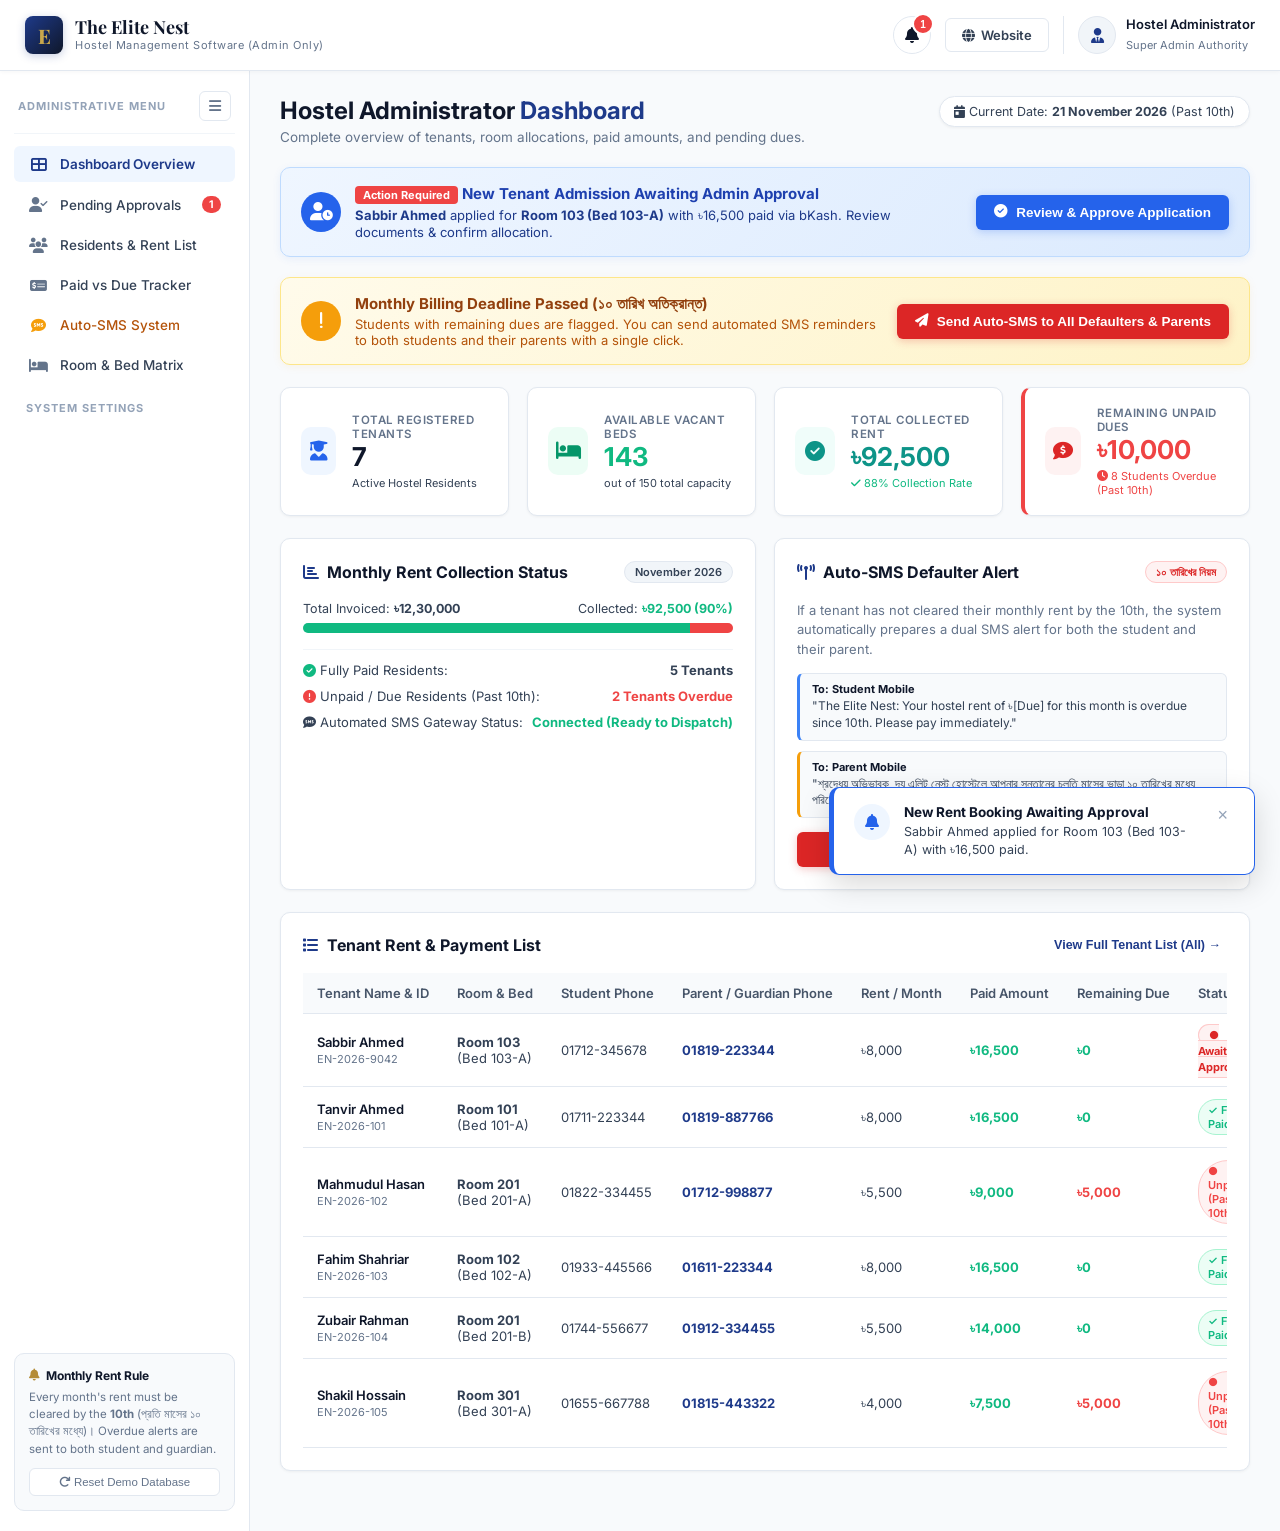
<file: admin-panel.html>
<!DOCTYPE html>
<html lang="en">
<head>
    <meta charset="UTF-8">
    <meta name="viewport" content="width=device-width, initial-scale=1.0">
    <title>Admin Panel — Hostel Management Software | The Elite Nest</title>
    <meta name="description" content="Hostel Management Software for The Elite Nest. Clean administrator dashboard for rent tracking, paid vs unpaid dues, and automatic SMS reminders.">
    <link rel="preconnect" href="https://fonts.googleapis.com">
    <link rel="preconnect" href="https://fonts.gstatic.com" crossorigin>
    <link href="https://fonts.googleapis.com/css2?family=Inter:wght@400;500;600;700&family=Playfair+Display:wght@600;700&family=Noto+Sans+Bengali:wght@400;500;600;700&display=swap" rel="stylesheet">
    <link rel="stylesheet" href="https://cdnjs.cloudflare.com/ajax/libs/font-awesome/6.5.1/css/all.min.css">
    <link rel="stylesheet" href="css/panel.css">
</head>
<body class="panel-body light-theme">

    <!-- Top Navigation Bar -->
    <header class="panel-topbar">
        <div class="topbar-left">
            <a href="index.html" class="panel-brand">
                <span class="logo-icon-light">E</span>
                <div class="brand-info">
                    <span class="brand-title">The Elite Nest</span>
                    <span class="brand-tag">Hostel Management Software (Admin Only)</span>
                </div>
            </a>
        </div>

        <div class="topbar-right">
            <!-- Notification Bell with Dropdown -->
            <div class="topbar-notif-wrapper" id="notifWrapper">
                <button type="button" class="topbar-notif-btn" id="notifBtn" onclick="toggleNotifDropdown()" aria-label="Notifications" title="Admission Notifications">
                    <i class="fas fa-bell"></i>
                    <span class="notif-badge" id="notifBadge">1</span>
                </button>
                <div class="notif-dropdown-menu" id="notifDropdown">
                    <div class="notif-dropdown-header">
                        <h4>Hostel Alerts & Notifications</h4>
                        <span class="badge-count" id="notifCountText">1 New Request</span>
                    </div>
                    <div class="notif-dropdown-list" id="notifList">
                        <!-- Populated by JS -->
                    </div>
                </div>
            </div>

            <a href="index.html" class="topbar-btn outline"><i class="fas fa-globe"></i> Website</a>
            
            <div class="user-profile-badge">
                <div class="admin-avatar-icon"><i class="fas fa-user-tie"></i></div>
                <div class="profile-info">
                    <span class="profile-name">Hostel Administrator</span>
                    <span class="profile-role">Super Admin Authority</span>
                </div>
            </div>
        </div>
    </header>

    <!-- App Body Layout -->
    <div class="panel-container">
        
        <!-- Sidebar Navigation -->
        <aside class="panel-sidebar" id="panelSidebar">
            <div class="sidebar-header-bar">
                <div class="sidebar-section-title">ADMINISTRATIVE MENU</div>
                <button class="panel-sidebar-toggle" id="sidebarToggle" aria-label="Toggle Sidebar" title="Collapse / Expand Menu">
                    <i class="fas fa-bars"></i>
                </button>
            </div>
            <ul class="sidebar-menu">
                <li><a href="#" class="sidebar-link active" data-tab="overview"><i class="fas fa-th-large"></i> Dashboard Overview</a></li>
                <li>
                    <a href="#" class="sidebar-link notif-link" data-tab="approvals">
                        <i class="fas fa-user-check"></i> Pending Approvals
                        <span class="sidebar-badge-count" id="sidebarApprovalCount">1</span>
                    </a>
                </li>
                <li><a href="#" class="sidebar-link" data-tab="residents"><i class="fas fa-users"></i> Residents & Rent List</a></li>
                <li><a href="#" class="sidebar-link" data-tab="payments"><i class="fas fa-money-check-alt"></i> Paid vs Due Tracker</a></li>
                <li><a href="#" class="sidebar-link highlight-link" data-tab="autosms"><i class="fas fa-sms"></i> Auto-SMS System</a></li>
                <li><a href="#" class="sidebar-link" data-tab="rooms"><i class="fas fa-bed"></i> Room & Bed Matrix</a></li>
            </ul>

            <div class="sidebar-section-title">SYSTEM SETTINGS</div>
            <div class="sidebar-info-card">
                <div class="info-title"><i class="fas fa-bell text-gold"></i> Monthly Rent Rule</div>
                <p>Every month's rent must be cleared by the <strong>10th</strong> (প্রতি মাসের ১০ তারিখের মধ্যে)। Overdue alerts are sent to both student and guardian.</p>
                <button type="button" class="btn-sidebar-reset" onclick="resetDemoData()"><i class="fas fa-redo"></i> Reset Demo Database</button>
            </div>
        </aside>

        <!-- Main Workspace -->
        <main class="panel-content">
            
            <!-- ================= TAB 1: OVERVIEW DASHBOARD ================= -->
            <section id="tab-overview" class="panel-tab-content active">
                <div class="tab-header">
                    <div>
                        <h1>Hostel Administrator <span class="text-primary">Dashboard</span></h1>
                        <p class="subtitle">Complete overview of tenants, room allocations, paid amounts, and pending dues.</p>
                    </div>
                    <div class="header-date-badge">
                        <i class="fas fa-calendar-day"></i> Current Date: <strong id="currentDateStr">21 November 2026</strong> (Past 10th)
                    </div>
                </div>

                <!-- Pending Booking Request Alert Banner -->
                <div class="approval-notice-banner" id="approvalNoticeBanner">
                    <div class="banner-left">
                        <div class="banner-icon-ring blue"><i class="fas fa-user-clock"></i></div>
                        <div>
                            <h4><span class="badge-new-req">Action Required</span> New Tenant Admission Awaiting Admin Approval</h4>
                            <p id="approvalBannerSnippet"><strong>Sabbir Ahmed</strong> submitted rent application for <strong>Room 103 (Bed 103-A)</strong> with ৳16,500 paid. Verify payment & approve room allocation.</p>
                        </div>
                    </div>
                    <div class="banner-right">
                        <button type="button" class="btn-approval-action" onclick="switchSidebarTab('approvals')">
                            <i class="fas fa-check-circle"></i> Review & Approve Application
                        </button>
                    </div>
                </div>

                <!-- 10th Date Notice Banner -->
                <div class="sms-notice-banner">
                    <div class="banner-left">
                        <div class="banner-icon-ring"><i class="fas fa-exclamation"></i></div>
                        <div>
                            <h4>Monthly Billing Deadline Passed (১০ তারিখ অতিক্রান্ত)</h4>
                            <p>Students with remaining dues are flagged. You can send automated SMS reminders to both students and their parents with a single click.</p>
                        </div>
                    </div>
                    <div class="banner-right">
                        <button type="button" class="btn-sms-trigger" onclick="triggerBatchAutoSMS()">
                            <i class="fas fa-paper-plane"></i> Send Auto-SMS to All Defaulters & Parents
                        </button>
                    </div>
                </div>

                <!-- KPI Statistics Cards -->
                <div class="kpi-grid">
                    
                    <!-- Card 1: Total Tenants -->
                    <div class="kpi-card">
                        <div class="kpi-icon-box blue">
                            <i class="fas fa-user-graduate"></i>
                        </div>
                        <div class="kpi-details">
                            <span class="kpi-title">Total Registered Tenants</span>
                            <h3 class="kpi-value" id="kpiTotalStudents">132</h3>
                            <span class="kpi-subtext text-muted">Active Hostel Residents</span>
                        </div>
                    </div>

                    <!-- Card 2: Available Beds -->
                    <div class="kpi-card">
                        <div class="kpi-icon-box green">
                            <i class="fas fa-bed"></i>
                        </div>
                        <div class="kpi-details">
                            <span class="kpi-title">Available Vacant Beds</span>
                            <h3 class="kpi-value text-green" id="kpiAvailableBeds">18</h3>
                            <span class="kpi-subtext">out of 150 total capacity</span>
                        </div>
                    </div>

                    <!-- Card 3: Payments Completed -->
                    <div class="kpi-card">
                        <div class="kpi-icon-box teal">
                            <i class="fas fa-check-circle"></i>
                        </div>
                        <div class="kpi-details">
                            <span class="kpi-title">Total Collected Rent</span>
                            <h3 class="kpi-value text-teal" id="kpiTotalCollected">৳10,85,000</h3>
                            <span class="kpi-subtext text-green"><i class="fas fa-check"></i> 88% Collection Rate</span>
                        </div>
                    </div>

                    <!-- Card 4: Remaining Dues -->
                    <div class="kpi-card warning-border">
                        <div class="kpi-icon-box red">
                            <i class="fas fa-comment-dollar"></i>
                        </div>
                        <div class="kpi-details">
                            <span class="kpi-title">Remaining Unpaid Dues</span>
                            <h3 class="kpi-value text-red" id="kpiTotalRemaining">৳1,45,000</h3>
                            <span class="kpi-subtext text-red"><i class="fas fa-clock"></i> 8 Students Overdue (Past 10th)</span>
                        </div>
                    </div>
                </div>

                <!-- Visual Progress & Quick Table -->
                <div class="overview-two-col">
                    
                    <!-- Progress Card -->
                    <div class="panel-box">
                        <div class="box-header">
                            <h3><i class="fas fa-chart-bar text-primary"></i> Monthly Rent Collection Status</h3>
                            <span class="badge-light">November 2026</span>
                        </div>

                        <div class="progress-bar-container">
                            <div class="prog-meta">
                                <span>Total Invoiced: <strong>৳12,30,000</strong></span>
                                <span>Collected: <strong class="text-green" id="progCollectedText">৳10,85,000 (88%)</strong></span>
                            </div>
                            <div class="prog-track">
                                <div class="prog-fill fill-collected" id="progBarCollected" style="width: 88%;"></div>
                                <div class="prog-fill fill-due" id="progBarDue" style="width: 12%;"></div>
                            </div>
                        </div>

                        <div class="summary-list">
                            <div class="sum-item">
                                <span><i class="fas fa-check-circle text-green"></i> Fully Paid Residents:</span>
                                <strong id="paidStudentsCount">124 Students</strong>
                            </div>
                            <div class="sum-item">
                                <span><i class="fas fa-exclamation-circle text-red"></i> Unpaid / Due Residents (Past 10th):</span>
                                <strong class="text-red" id="dueStudentsCount">8 Students</strong>
                            </div>
                            <div class="sum-item">
                                <span><i class="fas fa-sms text-blue"></i> Automated SMS Gateway Status:</span>
                                <strong class="text-green">Connected (Ready to Dispatch)</strong>
                            </div>
                        </div>
                    </div>

                    <!-- Auto-SMS Quick Action Box -->
                    <div class="panel-box">
                        <div class="box-header">
                            <h3><i class="fas fa-broadcast-tower text-primary"></i> Auto-SMS Defaulter Alert</h3>
                            <span class="badge-due">১০ তারিখের নিয়ম</span>
                        </div>

                        <p class="card-desc-text">If a tenant has not cleared their monthly rent by the 10th, the system automatically prepares a dual SMS alert for both the student and their parent.</p>

                        <div class="sms-preview-mini">
                            <div class="sms-mini-bubble">
                                <span class="sms-to">To: Student Mobile</span>
                                <p>"The Elite Nest: Your hostel rent of ৳[Due] for this month is overdue since 10th. Please pay immediately."</p>
                            </div>
                            <div class="sms-mini-bubble parent">
                                <span class="sms-to">To: Parent Mobile</span>
                                <p>"শ্রদ্ধেয় অভিভাবক, দ্য এলিট নেস্ট হোস্টেলে আপনার সন্তানের চলতি মাসের ভাড়া ১০ তারিখের মধ্যে পরিশোধের তারিখ পার হয়েছে। অনুগ্রহ করে বকেয়া পরিশোধ করুন।"</p>
                            </div>
                        </div>

                        <button class="btn-sms-trigger full-width mt-2" onclick="switchSidebarTab('autosms')">
                            Open Auto-SMS System & Send Alerts →
                        </button>
                    </div>
                </div>

                <!-- Recent Residents Snippet Table -->
                <div class="panel-box mt-4">
                    <div class="box-header">
                        <h3><i class="fas fa-list text-primary"></i> Tenant Rent & Payment List</h3>
                        <button class="btn-link" onclick="switchSidebarTab('residents')">View Full Tenant List (All) →</button>
                    </div>
                    <div class="table-responsive">
                        <table class="panel-table">
                            <thead>
                                <tr>
                                    <th>Tenant Name & ID</th>
                                    <th>Room & Bed</th>
                                    <th>Student Phone</th>
                                    <th>Parent / Guardian Phone</th>
                                    <th>Rent / Month</th>
                                    <th>Paid Amount</th>
                                    <th>Remaining Due</th>
                                    <th>Status</th>
                                    <th>Actions</th>
                                </tr>
                            </thead>
                            <tbody id="recentStudentsTableBody">
                                <!-- Populated dynamically -->
                            </tbody>
                        </table>
                    </div>
                </div>
            </section>

            <!-- ================= TAB: PENDING APPROVALS ================= -->
            <section id="tab-approvals" class="panel-tab-content">
                <div class="tab-header">
                    <div>
                        <h1>Pending <span class="text-primary">Admission Approvals</span></h1>
                        <p class="subtitle">When someone rents a room online, their application appears here for verification. Admin must review and approve to finalize bed allocation.</p>
                    </div>
                </div>

                <div class="panel-box">
                    <div class="box-header">
                        <h3><i class="fas fa-user-clock text-primary"></i> Applications Awaiting Your Decision (<span id="pendingTabCountBadge">1</span>)</h3>
                        <span class="badge-due">Requires Admin Action</span>
                    </div>

                    <div class="table-responsive">
                        <table class="panel-table">
                            <thead>
                                <tr>
                                    <th>Applicant Name & ID</th>
                                    <th>Applied Room & Bed</th>
                                    <th>Institute & Dept</th>
                                    <th>Contact Phones</th>
                                    <th>Fee Paid & Method</th>
                                    <th>Date Applied</th>
                                    <th>Verification Status</th>
                                    <th>Admin Actions</th>
                                </tr>
                            </thead>
                            <tbody id="pendingApprovalsTableBody">
                                <!-- Populated dynamically by JS -->
                            </tbody>
                        </table>
                    </div>
                </div>
            </section>

            <!-- ================= TAB 2: RESIDENTS & RENT LIST ================= -->
            <section id="tab-residents" class="panel-tab-content">
                <div class="tab-header">
                    <div>
                        <h1>Residents & <span class="text-primary">Rent Registry</span></h1>
                        <p class="subtitle">Complete master directory of all people who took room/bed rent in the hostel.</p>
                    </div>
                    <div class="header-actions">
                        <a href="booking.html" class="topbar-btn primary"><i class="fas fa-plus"></i> Add New Resident</a>
                    </div>
                </div>

                <!-- Filter & Search Toolbar -->
                <div class="table-filter-bar">
                    <div class="search-input-wrap">
                        <i class="fas fa-search"></i>
                        <input type="text" id="studentSearchInput" placeholder="Search tenant name, phone, parent phone, or room..." onkeyup="filterStudentsTable()">
                    </div>
                    <div class="filter-actions">
                        <select id="filterRoomType" onchange="filterStudentsTable()">
                            <option value="all">All Room Categories</option>
                            <option value="single">Single Deluxe Room</option>
                            <option value="double">Double Sharing Room</option>
                            <option value="triple">Triple / Quad Room</option>
                        </select>
                        <select id="filterPaymentStatus" onchange="filterStudentsTable()">
                            <option value="all">All Payment Status</option>
                            <option value="Paid">Fully Paid</option>
                            <option value="Due">Payment Due (Past 10th)</option>
                        </select>
                    </div>
                </div>

                <div class="panel-box">
                    <div class="table-responsive">
                        <table class="panel-table">
                            <thead>
                                <tr>
                                    <th>Resident Name & ID</th>
                                    <th>Parents / Guardian</th>
                                    <th>Institute & Dept</th>
                                    <th>Room No</th>
                                    <th>Student Mobile</th>
                                    <th>Monthly Rent</th>
                                    <th>Total Paid</th>
                                    <th>Due Amount</th>
                                    <th>Payment Status</th>
                                    <th>Action</th>
                                </tr>
                            </thead>
                            <tbody id="allStudentsTableBody">
                                <!-- Populated dynamically -->
                            </tbody>
                        </table>
                    </div>
                </div>
            </section>

            <!-- ================= TAB 3: PAID VS DUE TRACKER ================= -->
            <section id="tab-payments" class="panel-tab-content">
                <div class="tab-header">
                    <div>
                        <h1>Paid vs Unpaid <span class="text-primary">Due Tracker</span></h1>
                        <p class="subtitle">Detailed accounting ledger tracking who paid, payment methods, transaction IDs, and remaining dues.</p>
                    </div>
                </div>

                <div class="kpi-grid">
                    <div class="kpi-card">
                        <div class="kpi-icon-box green"><i class="fas fa-check-double"></i></div>
                        <div class="kpi-details">
                            <span class="kpi-title">Verified Collected Rent</span>
                            <h3 class="kpi-value text-green" id="ledgerCollected">৳10,85,000</h3>
                        </div>
                    </div>
                    <div class="kpi-card warning-border">
                        <div class="kpi-icon-box red"><i class="fas fa-hourglass-half"></i></div>
                        <div class="kpi-details">
                            <span class="kpi-title">Total Unpaid Remaining Due</span>
                            <h3 class="kpi-value text-red" id="ledgerRemaining">৳1,45,000</h3>
                        </div>
                    </div>
                    <div class="kpi-card">
                        <div class="kpi-icon-box blue"><i class="fas fa-file-invoice"></i></div>
                        <div class="kpi-details">
                            <span class="kpi-title">Total Active Residents</span>
                            <h3 class="kpi-value text-blue" id="ledgerInvoicesCount">132</h3>
                        </div>
                    </div>
                </div>

                <div class="panel-box mt-3">
                    <div class="box-header">
                        <h3><i class="fas fa-receipt text-primary"></i> Ledger Records</h3>
                        <div class="btn-group">
                            <button class="filter-tab-btn active" onclick="filterPaymentLedger('all')">All Records</button>
                            <button class="filter-tab-btn" onclick="filterPaymentLedger('due')">Unpaid Dues Only</button>
                            <button class="filter-tab-btn" onclick="filterPaymentLedger('paid')">Fully Paid Only</button>
                        </div>
                    </div>

                    <div class="table-responsive">
                        <table class="panel-table">
                            <thead>
                                <tr>
                                    <th>Resident</th>
                                    <th>Room & Bed</th>
                                    <th>Total Paid</th>
                                    <th>Remaining Due</th>
                                    <th>Payment Method & TrxID</th>
                                    <th>Date</th>
                                    <th>Status</th>
                                    <th>Action</th>
                                </tr>
                            </thead>
                            <tbody id="paymentLedgerTableBody">
                                <!-- Populated dynamically -->
                            </tbody>
                        </table>
                    </div>
                </div>
            </section>

            <!-- ================= TAB 4: AUTO-SMS SYSTEM (10TH DEADLINE) ================= -->
            <section id="tab-autosms" class="panel-tab-content">
                <div class="tab-header">
                    <div>
                        <h1>Auto-SMS <span class="text-primary">Reminder System</span></h1>
                        <p class="subtitle">Automated SMS gateway: If a resident crosses the 10th (১০ তারিখ) with unpaid rent, SMS is sent to both the student and their parent.</p>
                    </div>
                    <div>
                        <button type="button" class="btn-sms-trigger" onclick="triggerBatchAutoSMS()">
                            <i class="fas fa-paper-plane"></i> Send Auto-SMS to All Defaulters Now
                        </button>
                    </div>
                </div>

                <!-- Rule Card -->
                <div class="sms-rule-card">
                    <div class="rule-icon"><i class="fas fa-robot"></i></div>
                    <div class="rule-body">
                        <h3>Automatic 10th Date Due Alert Engine</h3>
                        <p><strong>Configured Rule:</strong> When the calendar date passes the <strong>10th</strong> of any month, any tenant with a remaining due is automatically placed in the active SMS queue. With one click (or on scheduled cron), a direct SMS is sent to:
                        <br>1. <strong>Student's Mobile Number</strong> (English/Bangla alert with due amount)
                        <br>2. <strong>Father / Guardian's Mobile Number</strong> (Official courteous Bangla notice)
                        </p>
                    </div>
                </div>

                <!-- Overdue Tenants Table for SMS -->
                <div class="panel-box mt-3">
                    <div class="box-header">
                        <h3><i class="fas fa-exclamation-triangle text-red"></i> Tenants Past 10th with Unpaid Rent (<span id="smsOverdueCount">8</span> Persons)</h3>
                        <span class="badge-due">SMS Ready Queue</span>
                    </div>

                    <div class="table-responsive">
                        <table class="panel-table">
                            <thead>
                                <tr>
                                    <th>Student Name</th>
                                    <th>Room No</th>
                                    <th>Due Amount</th>
                                    <th>Student Phone</th>
                                    <th>Parent / Guardian Phone</th>
                                    <th>SMS Status</th>
                                    <th>Action</th>
                                </tr>
                            </thead>
                            <tbody id="smsDefaultersTableBody">
                                <!-- Populated by JS -->
                            </tbody>
                        </table>
                    </div>
                </div>
            </section>

            <!-- ================= TAB 5: ROOM & BED MATRIX ================= -->
            <section id="tab-rooms" class="panel-tab-content">
                <div class="tab-header">
                    <div>
                        <h1>Hostel Floor & <span class="text-primary">Bed Matrix</span></h1>
                        <p class="subtitle">Visual real-time floor plan showing occupied vs available beds across all rooms.</p>
                    </div>
                </div>

                <div class="floor-legend-bar">
                    <span class="leg-item"><span class="leg-dot available"></span> Available (Vacant)</span>
                    <span class="leg-item"><span class="leg-dot occupied"></span> Occupied (Assigned to Resident)</span>
                </div>

                <div class="room-floors-wrap" id="roomFloorsContainer">
                    <!-- Populated by JS -->
                </div>
            </section>

        </main>
    </div>

    <!-- Modal: View Resident Full Profile -->
    <div id="studentDetailModal" class="modal-backdrop">
        <div class="modal-dialog">
            <div class="modal-header">
                <h3><i class="fas fa-id-card text-primary"></i> Tenant Resident File</h3>
                <button class="modal-close" onclick="closeStudentModal()">&times;</button>
            </div>
            <div class="modal-body" id="modalStudentBody">
                <!-- Injected via JS -->
            </div>
            <div class="modal-footer">
                <button class="btn-modal-close" onclick="closeStudentModal()">Close</button>
            </div>
        </div>
    </div>

    <!-- Modal: SMS Dispatch Simulator Modal -->
    <div id="smsDispatchModal" class="modal-backdrop">
        <div class="modal-dialog sms-modal-dialog">
            <div class="modal-header">
                <h3><i class="fas fa-paper-plane text-primary"></i> Auto-SMS Dispatch Gateway</h3>
                <button class="modal-close" onclick="closeSmsModal()">&times;</button>
            </div>
            <div class="modal-body" id="smsModalBody">
                <!-- Injected via JS -->
            </div>
            <div class="modal-footer">
                <button class="btn-modal-close" onclick="closeSmsModal()">Done</button>
            </div>
        </div>
    </div>

    <!-- Floating Mobile Sidebar Menu Button -->
    <button type="button" class="mobile-sidebar-fab" id="mobileSidebarFab" onclick="toggleMobileSidebar()" aria-label="Open Menu" title="Open Administrative Menu">
        <i class="fas fa-bars"></i>
    </button>

    <!-- Live Floating Toast Notification -->
    <div id="panelToast" class="panel-toast">
        <div class="toast-icon"><i class="fas fa-bell"></i></div>
        <div class="toast-body">
            <h5 id="toastTitle">New Booking Notification</h5>
            <p id="toastMessage">Sabbir Ahmed has submitted rent for Room 103 (Bed 103-A).</p>
        </div>
        <button class="toast-close" onclick="closeToast()">&times;</button>
    </div>

    <!-- Scripts -->
    <script src="js/hostel-data.js"></script>
    <script src="js/panel.js"></script>
</body>
</html>
</file>
<file: css/panel.css>
/* ========================================================
   THE ELITE NEST - Hostel Management Software (Clean White Theme)
   ======================================================== */

:root {
    --bg-main: #f8fafc;
    --bg-card: #ffffff;
    --border-color: #e2e8f0;
    --border-light: #f1f5f9;
    --text-dark: #0f172a;
    --text-body: #334155;
    --text-muted: #64748b;
    --primary: #1e3a8a;
    --primary-light: #eff6ff;
    --primary-hover: #172554;
    --gold: #b48c36;
    --gold-light: #fefce8;
    --green: #10b981;
    --green-light: #ecfdf5;
    --red: #ef4444;
    --red-light: #fef2f2;
    --teal: #0d9488;
    --shadow-sm: 0 1px 3px rgba(0, 0, 0, 0.05);
    --shadow-md: 0 4px 6px -1px rgba(0, 0, 0, 0.07);
    --radius-sm: 6px;
    --radius-md: 10px;
    --radius-lg: 14px;
}

body.panel-body.light-theme {
    background: var(--bg-main);
    color: var(--text-body);
    font-family: 'Inter', -apple-system, BlinkMacSystemFont, sans-serif;
    margin: 0;
    min-height: 100vh;
    display: flex;
    flex-direction: column;
}

/* ================= TOPBAR ================= */
.panel-topbar {
    height: 70px;
    background: #ffffff;
    border-bottom: 1px solid var(--border-color);
    display: flex;
    align-items: center;
    justify-content: space-between;
    padding: 0 25px;
    position: sticky;
    top: 0;
    z-index: 1000;
    box-shadow: 0 1px 4px rgba(0, 0, 0, 0.04);
}

.topbar-left {
    display: flex;
    align-items: center;
    gap: 16px;
}

.panel-sidebar-toggle {
    background: none;
    border: 1px solid var(--border-color);
    color: var(--text-muted);
    font-size: 16px;
    cursor: pointer;
    padding: 8px 10px;
    border-radius: var(--radius-sm);
    transition: all 0.2s ease;
}

.panel-sidebar-toggle:hover {
    color: var(--primary);
    background: var(--primary-light);
}

.panel-brand {
    display: flex;
    align-items: center;
    gap: 12px;
    text-decoration: none;
}

.logo-icon-light {
    width: 38px;
    height: 38px;
    background: linear-gradient(135deg, #1e3a8a, #0f172a);
    color: #c9a84c;
    border-radius: 8px;
    display: flex;
    align-items: center;
    justify-content: center;
    font-family: 'Playfair Display', serif;
    font-size: 20px;
    font-weight: 800;
    box-shadow: 0 2px 8px rgba(30, 58, 138, 0.25);
}

.brand-info {
    display: flex;
    flex-direction: column;
}

.brand-title {
    font-family: 'Playfair Display', serif;
    font-size: 18px;
    font-weight: 700;
    color: var(--text-dark);
    line-height: 1.1;
}

.brand-tag {
    font-size: 11px;
    color: var(--text-muted);
    letter-spacing: 0.5px;
    font-family: 'Inter', sans-serif;
}

/* Auto-SMS Header Pill */
.auto-sms-header-pill {
    display: inline-flex;
    align-items: center;
    gap: 8px;
    background: #fffbeb;
    border: 1px solid #fde68a;
    color: #b45309;
    padding: 6px 14px;
    border-radius: 50px;
    font-size: 12px;
    cursor: pointer;
    transition: all 0.2s ease;
}

.auto-sms-header-pill:hover {
    background: #fef3c7;
    border-color: #f59e0b;
}

.pulse-dot {
    width: 8px;
    height: 8px;
    border-radius: 50%;
    background: #ef4444;
    box-shadow: 0 0 0 0 rgba(239, 68, 68, 0.7);
    animation: pulseRed 1.8s infinite;
}

@keyframes pulseRed {
    0% { transform: scale(0.95); box-shadow: 0 0 0 0 rgba(239, 68, 68, 0.7); }
    70% { transform: scale(1); box-shadow: 0 0 0 8px rgba(239, 68, 68, 0); }
    100% { transform: scale(0.95); box-shadow: 0 0 0 0 rgba(239, 68, 68, 0); }
}

.topbar-right {
    display: flex;
    align-items: center;
    gap: 14px;
}

.topbar-btn {
    display: inline-flex;
    align-items: center;
    gap: 6px;
    padding: 8px 16px;
    border-radius: var(--radius-sm);
    font-size: 13px;
    font-weight: 600;
    text-decoration: none;
    transition: all 0.2s ease;
}

.topbar-btn.primary {
    background: var(--primary);
    color: #ffffff;
    border: 1px solid var(--primary);
}

.topbar-btn.primary:hover {
    background: var(--primary-hover);
}

.topbar-btn.outline {
    background: #ffffff;
    color: var(--text-body);
    border: 1px solid var(--border-color);
}

.topbar-btn.outline:hover {
    background: #f1f5f9;
    color: var(--text-dark);
}

.user-profile-badge {
    display: flex;
    align-items: center;
    gap: 10px;
    padding-left: 14px;
    border-left: 1px solid var(--border-color);
}

.admin-avatar-icon {
    width: 36px;
    height: 36px;
    border-radius: 50%;
    background: #f1f5f9;
    border: 1.5px solid var(--border-color);
    color: var(--primary);
    display: flex;
    align-items: center;
    justify-content: center;
    font-size: 15px;
}

.profile-name {
    font-size: 13px;
    font-weight: 600;
    color: var(--text-dark);
    display: block;
    line-height: 1.2;
}

.profile-role {
    font-size: 11px;
    color: var(--text-muted);
}

/* ================= CONTAINER & SIDEBAR ================= */
.panel-container {
    display: flex;
    flex: 1;
}

.panel-sidebar {
    width: 250px;
    background: #ffffff;
    border-right: 1px solid var(--border-color);
    padding: 20px 14px;
    display: flex;
    flex-direction: column;
    gap: 8px;
    transition: width 0.25s ease, left 0.3s ease;
    box-sizing: border-box;
}

/* Sidebar Header Bar with 3-line Toggle */
.sidebar-header-bar {
    display: flex;
    align-items: center;
    justify-content: space-between;
    padding: 0 4px 12px;
    margin-bottom: 4px;
    border-bottom: 1px solid var(--border-light);
}

.sidebar-header-bar .sidebar-section-title {
    padding: 0;
    margin: 0;
}

.panel-sidebar .panel-sidebar-toggle {
    background: #ffffff;
    border: 1px solid var(--border-color);
    color: var(--text-muted);
    font-size: 14px;
    cursor: pointer;
    padding: 6px 9px;
    border-radius: var(--radius-sm);
    transition: all 0.2s ease;
}

.panel-sidebar .panel-sidebar-toggle:hover {
    color: var(--primary);
    background: var(--primary-light);
    border-color: var(--primary);
}

/* Collapsed Mini Sidebar on Desktop */
.panel-sidebar.collapsed {
    width: 72px;
    padding: 20px 8px;
}

.panel-sidebar.collapsed .sidebar-header-bar {
    justify-content: center;
    padding-bottom: 8px;
}

.panel-sidebar.collapsed .sidebar-header-bar .sidebar-section-title,
.panel-sidebar.collapsed .sidebar-section-title,
.panel-sidebar.collapsed .sidebar-info-card,
.panel-sidebar.collapsed .sidebar-badge-count {
    display: none;
}

.panel-sidebar.collapsed .sidebar-link {
    justify-content: center;
    padding: 12px;
}

.panel-sidebar.collapsed .sidebar-link i {
    font-size: 18px;
    margin: 0;
}

.sidebar-section-title {
    font-size: 11px;
    font-weight: 700;
    color: #94a3b8;
    letter-spacing: 1px;
    padding: 0 12px;
    margin-top: 10px;
}

.sidebar-menu {
    list-style: none;
    padding: 0;
    margin: 0;
    display: flex;
    flex-direction: column;
    gap: 4px;
}

.sidebar-link {
    display: flex;
    align-items: center;
    gap: 12px;
    padding: 10px 14px;
    border-radius: var(--radius-sm);
    color: var(--text-body);
    font-size: 13.5px;
    font-weight: 500;
    text-decoration: none;
    transition: all 0.2s ease;
}

.sidebar-link i {
    font-size: 15px;
    width: 20px;
    text-align: center;
    color: var(--text-muted);
}

.sidebar-link:hover {
    background: #f1f5f9;
    color: var(--text-dark);
}

.sidebar-link:hover i {
    color: var(--primary);
}

.sidebar-link.active {
    background: var(--primary-light);
    color: var(--primary);
    font-weight: 600;
}

.sidebar-link.active i {
    color: var(--primary);
}

.sidebar-link.highlight-link {
    color: #b45309;
}

.sidebar-link.highlight-link i {
    color: #f59e0b;
}

.sidebar-link.highlight-link.active {
    background: #fffbeb;
    color: #b45309;
}

.sidebar-info-card {
    margin-top: auto;
    background: #f8fafc;
    border: 1px solid var(--border-color);
    border-radius: var(--radius-md);
    padding: 14px;
}

.info-title {
    font-size: 12px;
    font-weight: 700;
    color: var(--text-dark);
    margin-bottom: 6px;
    display: flex;
    align-items: center;
    gap: 6px;
}

.sidebar-info-card p {
    font-size: 11.5px;
    color: var(--text-muted);
    line-height: 1.5;
    margin: 0 0 10px;
}

.btn-sidebar-reset {
    width: 100%;
    padding: 7px;
    font-size: 11.5px;
    border-radius: var(--radius-sm);
    background: #ffffff;
    border: 1px solid var(--border-color);
    color: var(--text-muted);
    cursor: pointer;
    transition: all 0.2s ease;
}

.btn-sidebar-reset:hover {
    color: var(--red);
    border-color: var(--red);
    background: var(--red-light);
}

/* ================= MAIN CONTENT ================= */
.panel-content {
    flex: 1;
    padding: 25px 30px 60px;
    overflow-y: auto;
}

.panel-tab-content {
    display: none;
    animation: fadeIn 0.3s ease;
}

.panel-tab-content.active {
    display: block;
}

@keyframes fadeIn {
    from { opacity: 0; transform: translateY(6px); }
    to { opacity: 1; transform: translateY(0); }
}

.tab-header {
    display: flex;
    align-items: flex-start;
    justify-content: space-between;
    margin-bottom: 22px;
}

.tab-header h1 {
    font-size: 24px;
    font-weight: 700;
    color: var(--text-dark);
    margin: 0 0 4px;
}

.tab-header .subtitle {
    font-size: 13.5px;
    color: var(--text-muted);
    margin: 0;
}

.text-primary { color: var(--primary) !important; }
.text-green { color: var(--green) !important; }
.text-red { color: var(--red) !important; }
.text-teal { color: var(--teal) !important; }
.text-gold { color: var(--gold) !important; }

.header-date-badge {
    background: #ffffff;
    border: 1px solid var(--border-color);
    padding: 7px 14px;
    border-radius: 50px;
    font-size: 12.5px;
    color: var(--text-body);
    box-shadow: var(--shadow-sm);
}

/* 10th Date Notice Banner */
.sms-notice-banner {
    background: linear-gradient(135deg, #fffbeb, #fef3c7);
    border: 1.5px solid #fde68a;
    border-radius: var(--radius-md);
    padding: 16px 20px;
    display: flex;
    align-items: center;
    justify-content: space-between;
    margin-bottom: 22px;
    gap: 20px;
    box-shadow: 0 2px 8px rgba(245, 158, 11, 0.08);
}

.banner-left {
    display: flex;
    align-items: center;
    gap: 14px;
}

.banner-icon-ring {
    width: 40px;
    height: 40px;
    border-radius: 50%;
    background: #f59e0b;
    color: #ffffff;
    display: flex;
    align-items: center;
    justify-content: center;
    font-size: 18px;
    flex-shrink: 0;
}

.banner-left h4 {
    margin: 0 0 3px;
    font-size: 15px;
    font-weight: 700;
    color: #92400e;
}

.banner-left p {
    margin: 0;
    font-size: 13px;
    color: #b45309;
}

.btn-sms-trigger {
    background: #dc2626;
    color: #ffffff;
    border: none;
    padding: 10px 18px;
    border-radius: var(--radius-sm);
    font-size: 13.5px;
    font-weight: 600;
    cursor: pointer;
    display: inline-flex;
    align-items: center;
    gap: 8px;
    box-shadow: 0 2px 8px rgba(220, 38, 38, 0.25);
    transition: all 0.2s ease;
    white-space: nowrap;
}

.btn-sms-trigger:hover {
    background: #b91c1c;
    transform: translateY(-1px);
    box-shadow: 0 4px 12px rgba(220, 38, 38, 0.35);
}

.btn-sms-trigger.full-width {
    width: 100%;
    justify-content: center;
}

/* ================= KPI CARDS ================= */
.kpi-grid {
    display: grid;
    grid-template-columns: repeat(4, 1fr);
    gap: 18px;
    margin-bottom: 22px;
}

.kpi-card {
    background: #ffffff;
    border: 1px solid var(--border-color);
    border-radius: var(--radius-md);
    padding: 18px 20px;
    display: flex;
    align-items: center;
    gap: 16px;
    box-shadow: var(--shadow-sm);
    transition: all 0.2s ease;
}

.kpi-card:hover {
    border-color: #cbd5e1;
    transform: translateY(-2px);
    box-shadow: var(--shadow-md);
}

.kpi-card.warning-border {
    border-left: 4px solid var(--red);
}

.kpi-icon-box {
    width: 48px;
    height: 48px;
    border-radius: 10px;
    display: flex;
    align-items: center;
    justify-content: center;
    font-size: 20px;
}

.kpi-icon-box.blue { background: #eff6ff; color: #2563eb; }
.kpi-icon-box.green { background: #ecfdf5; color: #059669; }
.kpi-icon-box.teal { background: #f0fdfa; color: #0d9488; }
.kpi-icon-box.red { background: #fef2f2; color: #dc2626; }

.kpi-details {
    display: flex;
    flex-direction: column;
}

.kpi-title {
    font-size: 11.5px;
    font-weight: 600;
    color: var(--text-muted);
    text-transform: uppercase;
    letter-spacing: 0.5px;
    margin-bottom: 2px;
}

.kpi-value {
    font-size: 26px;
    font-weight: 700;
    color: var(--text-dark);
    margin: 0;
    line-height: 1.1;
}

.kpi-subtext {
    font-size: 11px;
    margin-top: 4px;
}

/* ================= PANELS & TABLES ================= */
.panel-box {
    background: #ffffff;
    border: 1px solid var(--border-color);
    border-radius: var(--radius-md);
    padding: 22px;
    box-shadow: var(--shadow-sm);
}

.panel-box.mt-3 { margin-top: 18px; }
.panel-box.mt-4 { margin-top: 22px; }

.box-header {
    display: flex;
    align-items: center;
    justify-content: space-between;
    margin-bottom: 18px;
}

.box-header h3 {
    font-size: 16px;
    font-weight: 700;
    color: var(--text-dark);
    margin: 0;
    display: flex;
    align-items: center;
    gap: 8px;
}

.badge-light {
    background: #f1f5f9;
    border: 1px solid #e2e8f0;
    color: var(--text-body);
    font-size: 11px;
    font-weight: 600;
    padding: 3px 10px;
    border-radius: 50px;
}

.badge-due {
    background: #fef2f2;
    border: 1px solid #fecaca;
    color: #dc2626;
    font-size: 11px;
    font-weight: 700;
    padding: 3px 10px;
    border-radius: 50px;
}

.btn-link {
    background: none;
    border: none;
    color: var(--primary);
    font-weight: 600;
    font-size: 12.5px;
    cursor: pointer;
}

.btn-link:hover {
    text-decoration: underline;
}

/* Two Column Layout */
.overview-two-col {
    display: grid;
    grid-template-columns: 1fr 1fr;
    gap: 18px;
}

.progress-bar-container {
    margin-bottom: 16px;
}

.prog-meta {
    display: flex;
    justify-content: space-between;
    font-size: 12.5px;
    margin-bottom: 6px;
}

.prog-track {
    height: 10px;
    background: #f1f5f9;
    border-radius: 8px;
    overflow: hidden;
    display: flex;
}

.prog-fill.fill-collected { background: #10b981; }
.prog-fill.fill-due { background: #ef4444; }

.summary-list {
    display: flex;
    flex-direction: column;
    gap: 10px;
    font-size: 13px;
    border-top: 1px solid var(--border-light);
    padding-top: 12px;
}

.sum-item {
    display: flex;
    align-items: center;
    justify-content: space-between;
}

/* SMS Mini preview box */
.card-desc-text {
    font-size: 13px;
    color: var(--text-muted);
    line-height: 1.5;
    margin: 0 0 14px;
}

.sms-preview-mini {
    display: flex;
    flex-direction: column;
    gap: 10px;
    margin-bottom: 14px;
}

.sms-mini-bubble {
    background: #f8fafc;
    border: 1px solid var(--border-color);
    border-left: 3px solid #3b82f6;
    border-radius: 6px;
    padding: 8px 12px;
}

.sms-mini-bubble.parent {
    border-left-color: #f59e0b;
}

.sms-to {
    font-size: 11px;
    font-weight: 700;
    color: var(--text-dark);
    display: block;
    margin-bottom: 2px;
}

.sms-mini-bubble p {
    font-size: 12px;
    color: var(--text-body);
    margin: 0;
    line-height: 1.4;
}

/* Tables */
.table-responsive {
    overflow-x: auto;
}

.panel-table {
    width: 100%;
    border-collapse: collapse;
    font-size: 13px;
    text-align: left;
}

.panel-table th {
    background: #f8fafc;
    color: #475569;
    padding: 12px 14px;
    font-weight: 600;
    border-bottom: 1.5px solid var(--border-color);
    white-space: nowrap;
}

.panel-table td {
    padding: 12px 14px;
    border-bottom: 1px solid var(--border-color);
    color: var(--text-body);
    vertical-align: middle;
}

.panel-table tr:hover td {
    background: #f8fafc;
}

.tbl-name {
    font-weight: 600;
    color: var(--text-dark);
}

.tbl-id {
    font-size: 11px;
    color: var(--text-muted);
}

.status-badge {
    display: inline-flex;
    align-items: center;
    gap: 5px;
    padding: 3px 9px;
    border-radius: 50px;
    font-size: 11px;
    font-weight: 600;
}

.status-badge.paid {
    background: var(--green-light);
    color: var(--green);
    border: 1px solid #a7f3d0;
}

.status-badge.due {
    background: var(--red-light);
    color: var(--red);
    border: 1px solid #fecaca;
}

.status-badge.sms-sent {
    background: #eff6ff;
    color: #2563eb;
    border: 1px solid #bfdbfe;
}

.btn-tbl-action {
    background: #ffffff;
    border: 1px solid var(--border-color);
    color: var(--text-body);
    padding: 5px 10px;
    border-radius: var(--radius-sm);
    font-size: 12px;
    cursor: pointer;
    transition: all 0.2s ease;
    text-decoration: none;
    display: inline-flex;
    align-items: center;
    gap: 5px;
}

.btn-tbl-action:hover {
    border-color: var(--primary);
    color: var(--primary);
    background: var(--primary-light);
}

.btn-tbl-action.sms-btn {
    border-color: #fca5a5;
    color: #dc2626;
    background: #fff5f5;
}

.btn-tbl-action.sms-btn:hover {
    background: #dc2626;
    color: #ffffff;
}

.btn-tbl-action.collect-btn {
    border-color: #86efac;
    color: #15803d;
    background: #f0fdf4;
}

.btn-tbl-action.collect-btn:hover {
    background: #16a34a;
    color: #ffffff;
}

/* Filter bar */
.table-filter-bar {
    display: flex;
    align-items: center;
    justify-content: space-between;
    gap: 15px;
    margin-bottom: 18px;
}

.search-input-wrap {
    flex: 1;
    max-width: 450px;
    position: relative;
}

.search-input-wrap i {
    position: absolute;
    left: 12px;
    top: 50%;
    transform: translateY(-50%);
    color: #94a3b8;
}

.search-input-wrap input {
    width: 100%;
    padding: 9px 12px 9px 36px;
    background: #ffffff;
    border: 1px solid var(--border-color);
    border-radius: var(--radius-sm);
    color: var(--text-dark);
    font-size: 13.5px;
    outline: none;
    box-sizing: border-box;
}

.search-input-wrap input:focus {
    border-color: var(--primary);
    box-shadow: 0 0 0 2px rgba(30, 58, 138, 0.1);
}

.filter-actions {
    display: flex;
    gap: 10px;
}

.filter-actions select {
    padding: 9px 12px;
    background: #ffffff;
    border: 1px solid var(--border-color);
    border-radius: var(--radius-sm);
    color: var(--text-body);
    font-size: 13px;
    outline: none;
    cursor: pointer;
}

/* Button groups */
.btn-group {
    display: flex;
    border: 1px solid var(--border-color);
    border-radius: var(--radius-sm);
    overflow: hidden;
}

.filter-tab-btn {
    background: #ffffff;
    border: none;
    padding: 6px 14px;
    font-size: 12.5px;
    color: var(--text-muted);
    cursor: pointer;
    border-right: 1px solid var(--border-color);
    transition: all 0.2s ease;
}

.filter-tab-btn:last-child {
    border-right: none;
}

.filter-tab-btn.active {
    background: var(--primary);
    color: #ffffff;
    font-weight: 600;
}

/* Auto-SMS Rule Card */
.sms-rule-card {
    background: #ffffff;
    border: 1.5px solid #e2e8f0;
    border-left: 5px solid #dc2626;
    border-radius: var(--radius-md);
    padding: 20px 24px;
    display: flex;
    align-items: flex-start;
    gap: 18px;
    box-shadow: var(--shadow-sm);
}

.rule-icon {
    width: 48px;
    height: 48px;
    border-radius: 10px;
    background: #fef2f2;
    color: #dc2626;
    display: flex;
    align-items: center;
    justify-content: center;
    font-size: 22px;
    flex-shrink: 0;
}

.rule-body h3 {
    margin: 0 0 6px;
    font-size: 16px;
    color: var(--text-dark);
}

.rule-body p {
    margin: 0;
    font-size: 13.5px;
    color: var(--text-body);
    line-height: 1.6;
}

/* Room Matrix */
.floor-legend-bar {
    display: flex;
    gap: 20px;
    margin-bottom: 20px;
    background: #ffffff;
    padding: 12px 18px;
    border-radius: var(--radius-sm);
    border: 1px solid var(--border-color);
}

.leg-item {
    display: flex;
    align-items: center;
    gap: 8px;
    font-size: 12.5px;
    color: var(--text-body);
}

.leg-dot {
    width: 12px;
    height: 12px;
    border-radius: 3px;
}

.leg-dot.available { background: var(--green); }
.leg-dot.occupied { background: var(--primary); }

.floor-box {
    background: #ffffff;
    border: 1px solid var(--border-color);
    border-radius: var(--radius-md);
    padding: 20px;
    margin-bottom: 20px;
    box-shadow: var(--shadow-sm);
}

.floor-title {
    font-size: 15px;
    font-weight: 700;
    color: var(--text-dark);
    margin-bottom: 15px;
    padding-bottom: 10px;
    border-bottom: 1px solid var(--border-light);
}

.rooms-matrix-grid {
    display: grid;
    grid-template-columns: repeat(auto-fill, minmax(240px, 1fr));
    gap: 14px;
}

.matrix-room-card {
    background: #f8fafc;
    border: 1px solid var(--border-color);
    border-radius: var(--radius-sm);
    padding: 12px;
}

.m-room-head {
    display: flex;
    justify-content: space-between;
    align-items: center;
    margin-bottom: 8px;
    font-size: 13px;
    font-weight: 700;
    color: var(--text-dark);
}

.m-bed-list {
    display: flex;
    flex-direction: column;
    gap: 6px;
}

.m-bed-item {
    display: flex;
    align-items: center;
    justify-content: space-between;
    padding: 6px 10px;
    border-radius: 4px;
    font-size: 12px;
}

.m-bed-item.available {
    background: var(--green-light);
    border: 1px solid #a7f3d0;
    color: #059669;
}

.m-bed-item.occupied {
    background: var(--primary-light);
    border: 1px solid #bfdbfe;
    color: #1e40af;
}

/* Modals */
.modal-backdrop {
    position: fixed;
    top: 0; left: 0; width: 100%; height: 100%;
    background: rgba(15, 23, 42, 0.6);
    backdrop-filter: blur(4px);
    display: none;
    align-items: center;
    justify-content: center;
    z-index: 9999;
}

.modal-backdrop.active {
    display: flex;
}

.modal-dialog {
    background: #ffffff;
    border: 1px solid var(--border-color);
    border-radius: var(--radius-lg);
    width: 90%;
    max-width: 620px;
    max-height: 90vh;
    overflow-y: auto;
    padding: 24px;
    box-shadow: 0 20px 25px -5px rgba(0, 0, 0, 0.1);
}

.modal-dialog.sms-modal-dialog {
    max-width: 680px;
}

.modal-header {
    display: flex;
    align-items: center;
    justify-content: space-between;
    border-bottom: 1px solid var(--border-light);
    padding-bottom: 14px;
    margin-bottom: 16px;
}

.modal-header h3 {
    font-size: 17px;
    font-weight: 700;
    color: var(--text-dark);
    margin: 0;
}

.modal-close {
    background: none;
    border: none;
    color: var(--text-muted);
    font-size: 22px;
    cursor: pointer;
}

.modal-footer {
    display: flex;
    justify-content: flex-end;
    margin-top: 20px;
    border-top: 1px solid var(--border-light);
    padding-top: 14px;
}

.btn-modal-close {
    background: var(--primary);
    color: #fff;
    border: none;
    padding: 8px 18px;
    border-radius: var(--radius-sm);
    font-size: 13px;
    font-weight: 600;
    cursor: pointer;
}

/* SMS Preview inside Modal */
.sms-dispatch-view {
    display: flex;
    flex-direction: column;
    gap: 16px;
}

.sms-target-card {
    border: 1px solid var(--border-color);
    border-radius: var(--radius-md);
    padding: 16px;
    background: #f8fafc;
}

.sms-target-card.student-sms {
    border-left: 4px solid #2563eb;
}

.sms-target-card.parent-sms {
    border-left: 4px solid #f59e0b;
}

.sms-target-header {
    display: flex;
    justify-content: space-between;
    font-size: 13px;
    margin-bottom: 8px;
}

.sms-target-header strong {
    color: var(--text-dark);
}

.sms-bubble-text {
    background: #ffffff;
    border: 1px solid var(--border-color);
    border-radius: 8px;
    padding: 12px 14px;
    font-size: 13px;
    line-height: 1.5;
    color: var(--text-dark);
}

.sms-status-tag {
    display: inline-flex;
    align-items: center;
    gap: 5px;
    font-size: 11px;
    font-weight: 700;
    color: #059669;
    margin-top: 6px;
}

/* Notification Bell & Dropdown */
.topbar-notif-wrapper {
    position: relative;
}

.topbar-notif-btn {
    background: #ffffff;
    border: 1px solid var(--border-color);
    color: var(--text-dark);
    width: 38px;
    height: 38px;
    border-radius: 50%;
    display: flex;
    align-items: center;
    justify-content: center;
    font-size: 16px;
    cursor: pointer;
    position: relative;
    transition: all 0.2s ease;
}

.topbar-notif-btn:hover {
    border-color: var(--primary);
    color: var(--primary);
    background: var(--primary-light);
}

.notif-badge {
    position: absolute;
    top: -4px;
    right: -4px;
    background: #ef4444;
    color: #ffffff;
    font-size: 10px;
    font-weight: 700;
    min-width: 18px;
    height: 18px;
    border-radius: 50%;
    display: flex;
    align-items: center;
    justify-content: center;
    border: 2px solid #ffffff;
}

.notif-dropdown-menu {
    position: absolute;
    top: 48px;
    right: 0;
    width: 320px;
    background: #ffffff;
    border: 1px solid var(--border-color);
    border-radius: var(--radius-md);
    box-shadow: 0 10px 25px -5px rgba(0, 0, 0, 0.15);
    display: none;
    z-index: 1001;
    overflow: hidden;
}

.notif-dropdown-menu.active {
    display: block;
    animation: fadeIn 0.2s ease;
}

.notif-dropdown-header {
    display: flex;
    align-items: center;
    justify-content: space-between;
    padding: 12px 16px;
    background: #f8fafc;
    border-bottom: 1px solid var(--border-color);
}

.notif-dropdown-header h4 {
    margin: 0;
    font-size: 13.5px;
    font-weight: 700;
    color: var(--text-dark);
}

.notif-dropdown-list {
    max-height: 320px;
    overflow-y: auto;
}

.notif-item {
    padding: 12px 16px;
    border-bottom: 1px solid var(--border-light);
    cursor: pointer;
    transition: all 0.2s ease;
}

.notif-item:hover {
    background: #f8fafc;
}

.notif-item.unread {
    background: #eff6ff;
}

.notif-item-title {
    font-size: 12.5px;
    font-weight: 700;
    color: var(--text-dark);
    margin-bottom: 3px;
    display: flex;
    align-items: center;
    gap: 6px;
}

.notif-item-msg {
    font-size: 12px;
    color: var(--text-body);
    margin: 0 0 4px;
    line-height: 1.4;
}

.notif-item-time {
    font-size: 10.5px;
    color: #94a3b8;
}

/* Sidebar Count Badges */
.sidebar-link.notif-link {
    justify-content: space-between;
}

.sidebar-badge-count {
    background: #ef4444;
    color: #ffffff;
    font-size: 10.5px;
    font-weight: 700;
    padding: 2px 7px;
    border-radius: 50px;
    margin-left: auto;
}

/* Approval Notice Banner */
.approval-notice-banner {
    background: linear-gradient(135deg, #eff6ff, #dbeafe);
    border: 1.5px solid #bfdbfe;
    border-radius: var(--radius-md);
    padding: 16px 20px;
    display: flex;
    align-items: center;
    justify-content: space-between;
    margin-bottom: 20px;
    gap: 20px;
    box-shadow: 0 2px 8px rgba(37, 99, 235, 0.08);
}

.banner-icon-ring.blue {
    background: #2563eb;
    color: #ffffff;
}

.approval-notice-banner h4 {
    margin: 0 0 4px;
    font-size: 15px;
    font-weight: 700;
    color: #1e40af;
}

.approval-notice-banner p {
    margin: 0;
    font-size: 13px;
    color: #1e3a8a;
}

.badge-new-req {
    background: #ef4444;
    color: #ffffff;
    font-size: 11px;
    font-weight: 700;
    padding: 2px 8px;
    border-radius: 4px;
}

.btn-approval-action {
    background: #2563eb;
    color: #ffffff;
    border: none;
    padding: 10px 18px;
    border-radius: var(--radius-sm);
    font-size: 13.5px;
    font-weight: 600;
    cursor: pointer;
    display: inline-flex;
    align-items: center;
    gap: 8px;
    box-shadow: 0 2px 8px rgba(37, 99, 235, 0.25);
    transition: all 0.2s ease;
    white-space: nowrap;
}

.btn-approval-action:hover {
    background: #1d4ed8;
    transform: translateY(-1px);
    box-shadow: 0 4px 12px rgba(37, 99, 235, 0.35);
}

/* Approval Table Action Buttons */
.btn-approve {
    background: #10b981;
    color: #ffffff;
    border: none;
    padding: 6px 12px;
    border-radius: var(--radius-sm);
    font-size: 12px;
    font-weight: 600;
    cursor: pointer;
    display: inline-flex;
    align-items: center;
    gap: 5px;
    transition: all 0.2s ease;
}

.btn-approve:hover {
    background: #059669;
}

.btn-reject {
    background: #ffffff;
    color: #dc2626;
    border: 1px solid #fca5a5;
    padding: 6px 10px;
    border-radius: var(--radius-sm);
    font-size: 12px;
    font-weight: 600;
    cursor: pointer;
    transition: all 0.2s ease;
}

.btn-reject:hover {
    background: #fee2e2;
}

/* Live Floating Toast Notification */
.panel-toast {
    position: fixed;
    bottom: 25px;
    right: 25px;
    background: #ffffff;
    border: 1.5px solid #2563eb;
    border-left: 5px solid #2563eb;
    border-radius: var(--radius-md);
    padding: 16px 20px;
    box-shadow: 0 10px 30px rgba(0, 0, 0, 0.15);
    display: none;
    align-items: flex-start;
    gap: 14px;
    z-index: 10000;
    max-width: 380px;
    animation: slideInUp 0.3s ease;
}

.panel-toast.active {
    display: flex;
}

@keyframes slideInUp {
    from { opacity: 0; transform: translateY(20px); }
    to { opacity: 1; transform: translateY(0); }
}

.toast-icon {
    width: 36px;
    height: 36px;
    border-radius: 50%;
    background: #eff6ff;
    color: #2563eb;
    display: flex;
    align-items: center;
    justify-content: center;
    font-size: 16px;
    flex-shrink: 0;
}

.toast-body h5 {
    margin: 0 0 3px;
    font-size: 13.5px;
    font-weight: 700;
    color: var(--text-dark);
}

.toast-body p {
    margin: 0;
    font-size: 12.5px;
    color: var(--text-body);
    line-height: 1.4;
}

.toast-close {
    background: none;
    border: none;
    color: #94a3b8;
    font-size: 18px;
    cursor: pointer;
    margin-left: auto;
}

/* Floating Mobile Sidebar FAB */
.mobile-sidebar-fab {
    display: none;
    position: fixed;
    bottom: 22px;
    left: 20px;
    width: 48px;
    height: 48px;
    border-radius: 50%;
    background: var(--primary);
    color: #ffffff;
    border: none;
    box-shadow: 0 4px 15px rgba(30, 58, 138, 0.4);
    font-size: 18px;
    z-index: 9999;
    cursor: pointer;
    align-items: center;
    justify-content: center;
    transition: all 0.2s ease;
}

.mobile-sidebar-fab:hover {
    background: var(--primary-hover);
    transform: scale(1.05);
}

/* Responsive Media Queries */
@media (max-width: 1100px) {
    .kpi-grid { grid-template-columns: repeat(2, 1fr); }
    .overview-two-col { grid-template-columns: 1fr; }
}

@media (max-width: 800px) {
    .panel-topbar {
        padding: 0 15px;
        height: 64px;
    }

    .brand-title {
        font-size: 16px;
    }

    .brand-tag {
        display: none;
    }

    .profile-name, .profile-role {
        display: none;
    }

    .user-profile-badge {
        padding-left: 8px;
    }

    .topbar-right {
        gap: 8px;
    }

    .topbar-btn.outline {
        padding: 6px 10px;
        font-size: 12px;
    }

    .topbar-btn.outline i {
        display: none;
    }

    /* Mobile Sidebar Drawer */
    .mobile-sidebar-fab {
        display: flex;
    }

    .panel-container {
        flex-direction: column;
    }

    .panel-sidebar {
        position: fixed;
        top: 64px;
        left: -290px;
        width: 270px;
        height: calc(100vh - 64px);
        z-index: 9998;
        box-shadow: 4px 0 25px rgba(0, 0, 0, 0.18);
        transition: left 0.3s ease;
    }

    .panel-sidebar.mobile-open {
        left: 0;
    }

    .panel-content {
        padding: 18px 14px 70px;
    }

    .kpi-grid {
        grid-template-columns: 1fr;
    }

    .sms-notice-banner, .approval-notice-banner {
        flex-direction: column;
        align-items: flex-start;
        padding: 14px;
        gap: 12px;
    }

    .btn-approval-action, .btn-sms-trigger {
        width: 100%;
        justify-content: center;
    }

    .table-filter-bar {
        flex-direction: column;
    }

    .search-input-wrap {
        max-width: 100%;
    }

    .filter-actions {
        width: 100%;
    }

    .filter-actions select {
        flex: 1;
    }
}
</file>
